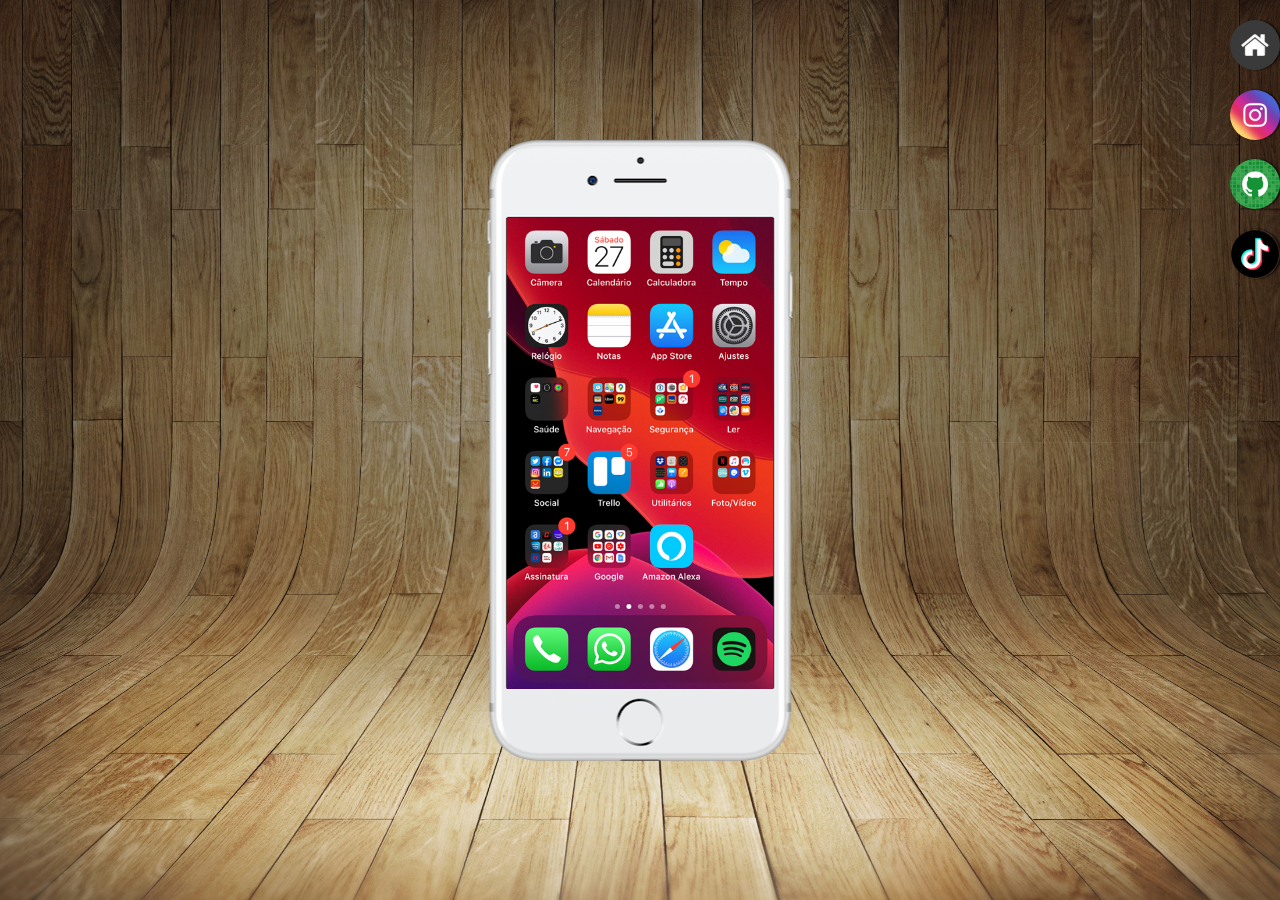
<file: index.html>
<!DOCTYPE html>
<html lang="pt-br">
<head>
    <meta charset="UTF-8">
    <meta name="viewport" content="width=device-width, initial-scale=1.0">
    <link rel="shortcut icon" href="imagens/logo-home.jpg" type="image/x-icon">
    <link rel="stylesheet" href="styles/styles.css">
    <title>Projeto Redes sociais</title>
</head>
<main>
    
        <section id="logos">
            <a href="index.html"><img src="imagens/logo-home.jpg" alt="logo-home"></a><br>

            <a href="instagram.html" target="iframe"><img src="imagens/logo-instagram.jpg" alt="logo-home"></a><br>

            <a href="github.html" target="iframe"><img src="imagens/logo-github.jpg" alt="logo-home"></a><br>

            <a href="tiktok.html" target="iframe"><img src="imagens/logo-tiktok (1).png" alt="logo-tiktok"></a><br>

        </section>
    
    <section id="cellphone">
        <iframe src="home.html" frameborder="0" name="iframe"></iframe>
    </section>
</main>
</body>
</html>
</file>
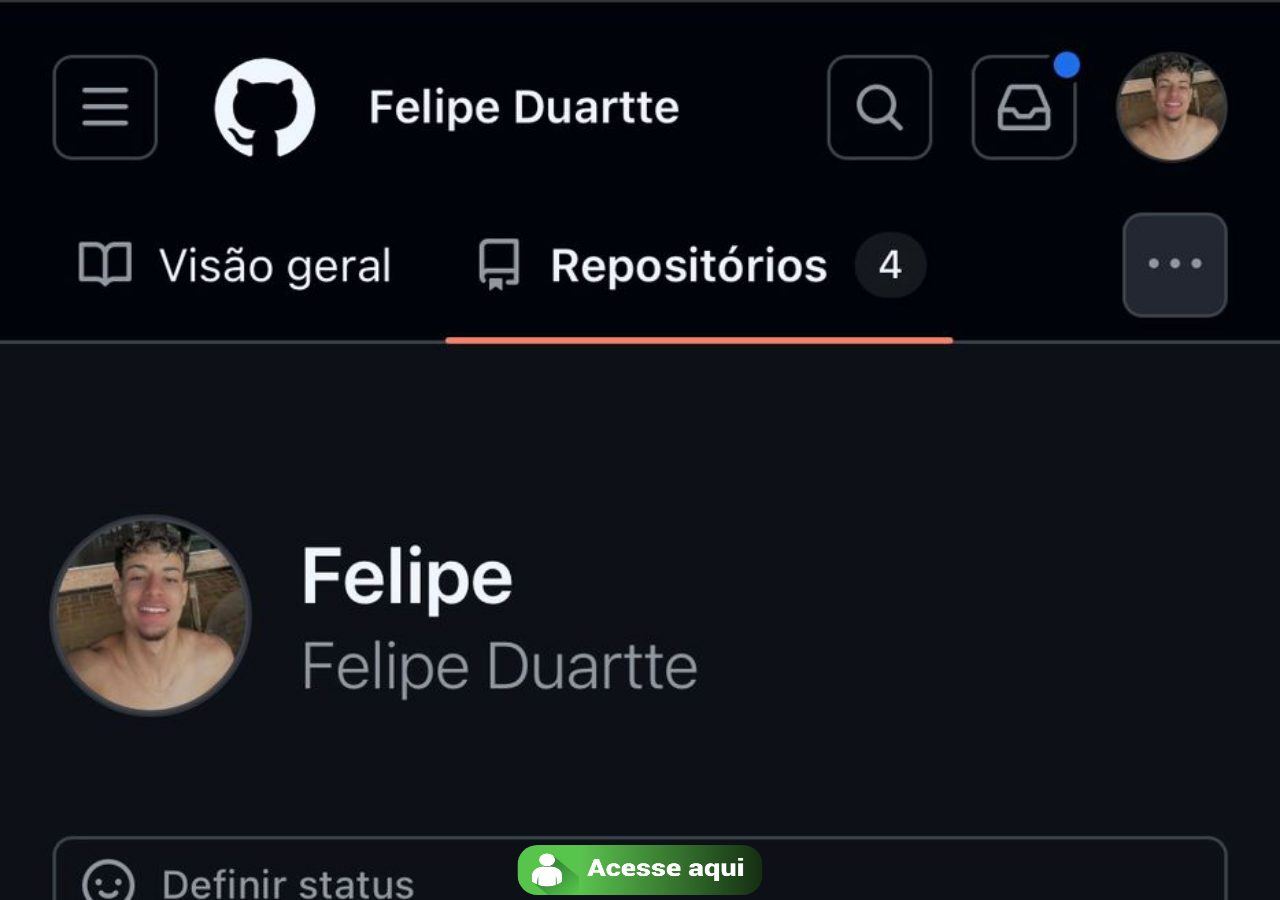
<file: github.html>
<!DOCTYPE html>
<html lang="en">
<head>
    <meta charset="UTF-8">
    <meta name="viewport" content="width=device-width, initial-scale=1.0">
    <title>github</title>
</head>
<style>
    body{
        background-image: url(/imagens/github.jpeg);
        background-repeat: no-repeat;
        background-color: black;
        background-attachment: fixed;
        background-position: center top;
        background-size: cover
    }
    img{
        position: absolute;
        bottom: 0%;
        left: 50%;
        transform: translate(-50%, -10%);
        width: 245px;
        height: 50px;
        border-radius: 20px;
    }
</style>
<body>
    <a href="https://github.com/FelipeDuartte"><img src="imagens/acesse-aqui-img.jpeg" alt="img"></a>
</body>
</html>
</file>
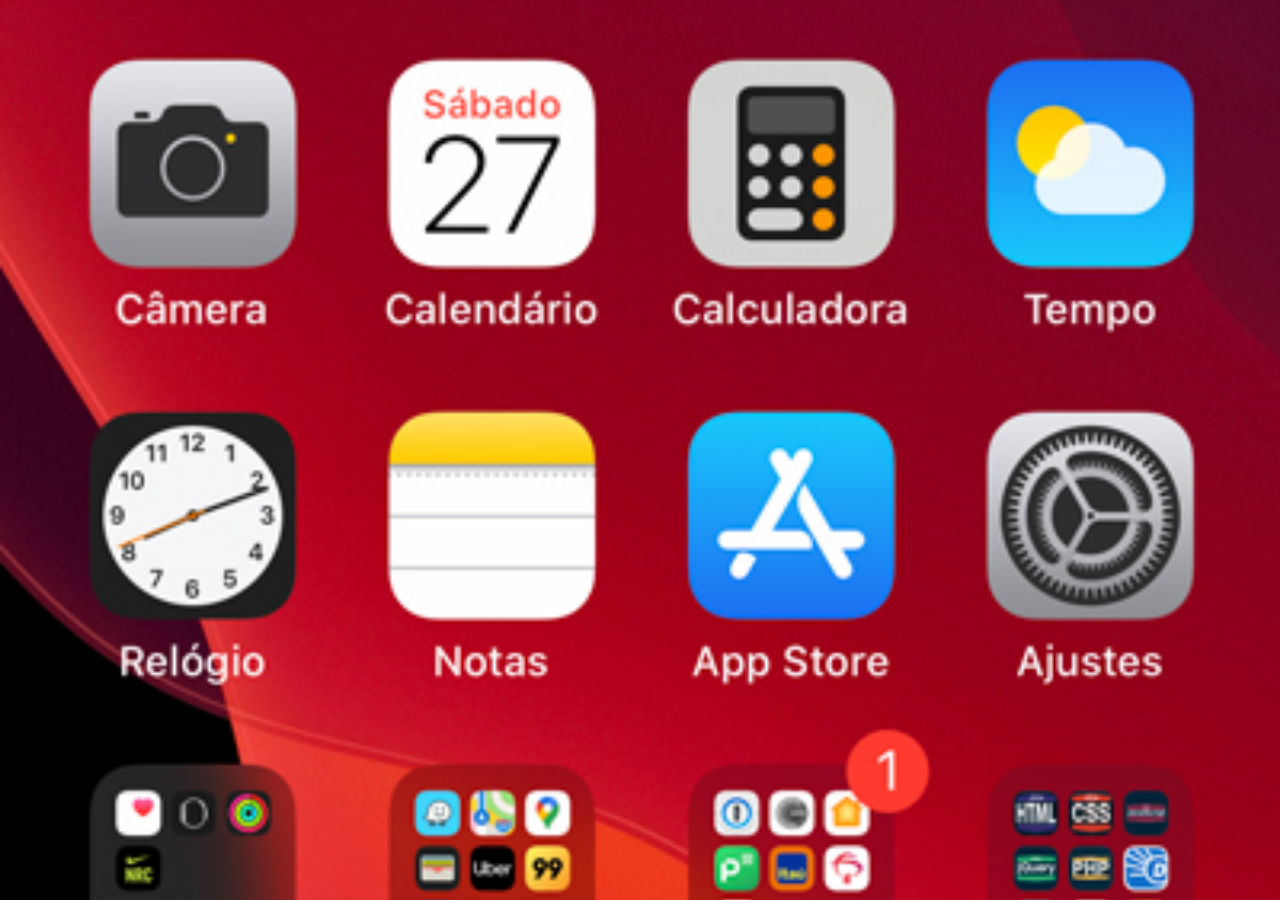
<file: home.html>
<!DOCTYPE html>
<html lang="pt-br">
<head>
    <meta charset="UTF-8">
    <meta name="viewport" content="width=device-width, initial-scale=1.0">
    <title>home</title>
</head>
<style>
    body{
        background-image: url(/imagens/tela-home.jpg);
        background-repeat: no-repeat;
        background-color: black;
        background-attachment: fixed;
        background-position: center top;
        background-size: cover;
    }
</style>
<body>
    
</body>
</html>
</file>
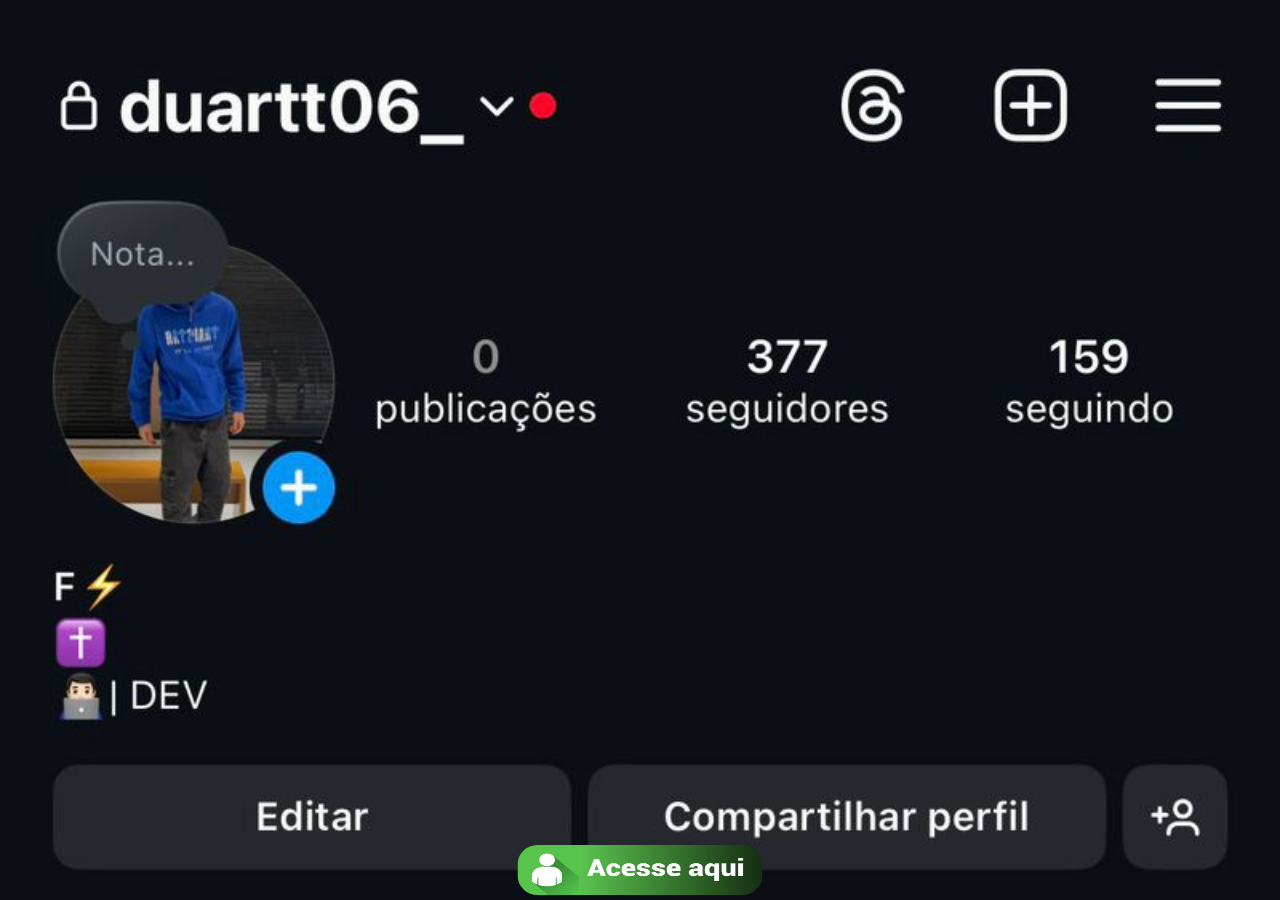
<file: instagram.html>
<!DOCTYPE html>
<html lang="pt-br">
<head>
    <meta charset="UTF-8">
    <meta name="viewport" content="width=device-width, initial-scale=1.0">
    <title>Instagram</title>
    <style>
        body{
            background-image: url(/imagens/intagram.jpeg);
            background-repeat: no-repeat;
            background-color: black;
            background-attachment: fixed;
            background-position: center top;
            background-size: cover
        }
        img{
            position: absolute;
            bottom: 0%;
            left: 50%;
            transform: translate(-50%, -10%);
            width: 245px;
            height: 50px;
            border-radius: 20px;
        }
        </style>
</head>
<body>
<a href="https://www.instagram.com/duartt06_/profilecard/?igsh=MTZvOG5zNzh2YXRmMg%3D%3D"><img src="imagens/acesse-aqui-img.jpeg" alt="img"></a>
</body>
</html>
</file>
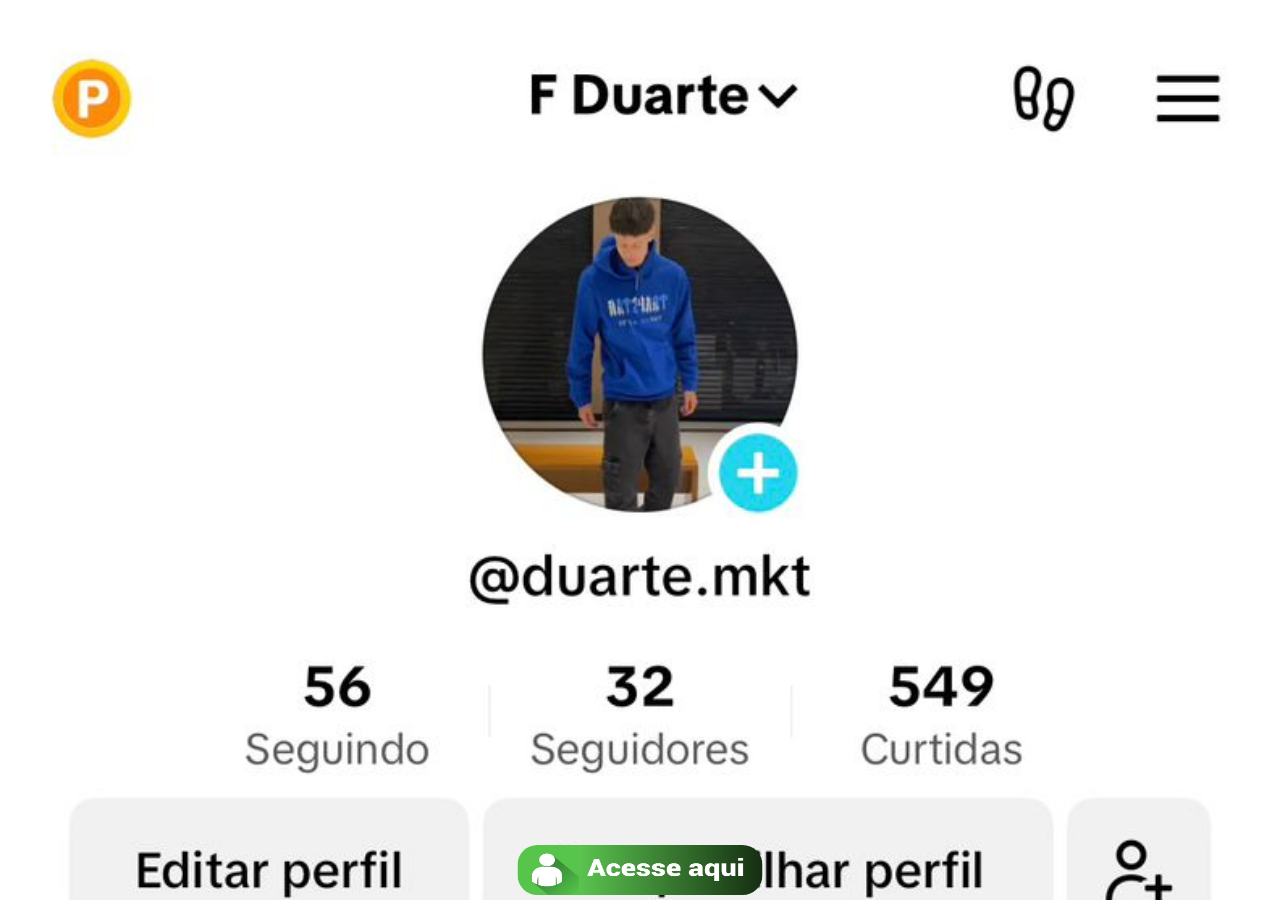
<file: tiktok.html>
<!DOCTYPE html>
<html lang="pt-br">
<head>
    <meta charset="UTF-8">
    <meta name="viewport" content="width=device-width, initial-scale=1.0">
    <title>tiktok</title>
</head>
<style>
    body{
        background-image: url(/imagens/tiktok.jpeg);
        background-repeat: no-repeat;
        background-color: black;
        background-attachment: fixed;
        background-position: center top;
        background-size: cover
    }
    img{
        position: absolute;
        bottom: 0%;
        left: 50%;
        transform: translate(-50%, -10%);
        width: 245px;
        height: 50px;
        border-radius: 20px;
    }
    </style>
<body>
    <a href="https://www.tiktok.com/@duarte.mkt?_t=8qKHv0FuPVm&_r=1"><img src="imagens/acesse-aqui-img.jpeg" alt="img"></a>
</body>
</html>
</file>
<file: styles/styles.css>
@charset "UTF-8";

*{
    margin: 0px;
    padding: 0px;
}

body, html{
    height: 100vh;
    width: 100vw;

}

main{
    position: relative;
    background-image: url("/imagens/fundo-madeira.jpg");
    background-repeat: no-repeat;
    background-size: cover;
    height: 100vh;
}
section#cellphone{
    position: absolute;
    left: 50%;
    top: 50%;
    transform: translate(-50%, -50%);
    height: 626px;
    width: 311px;
    background-image: url(/imagens/frame-iphone.png);
    background-repeat: no-repeat;
}
section#logos{
    position: relative;
    top: 20px;
line-height: 3.1em;
text-align: right;
}
img{
    width: 50px;
    border-radius: 50%;
    box-shadow: 2px 0px 2px #000000af;
}
img:hover{
    border: 1px solid #ffffffd0;
   box-sizing: border-box;
   transform: translate(-3%, -3%);
   box-shadow: 4px 4px 4px black;
   transition: transform 0.6s, border 1s;
}
iframe{
    position: relative;
    top: 80.5px;
    left: 22px;
    width: 267px;
    height: 470.5px;
}
</file>
